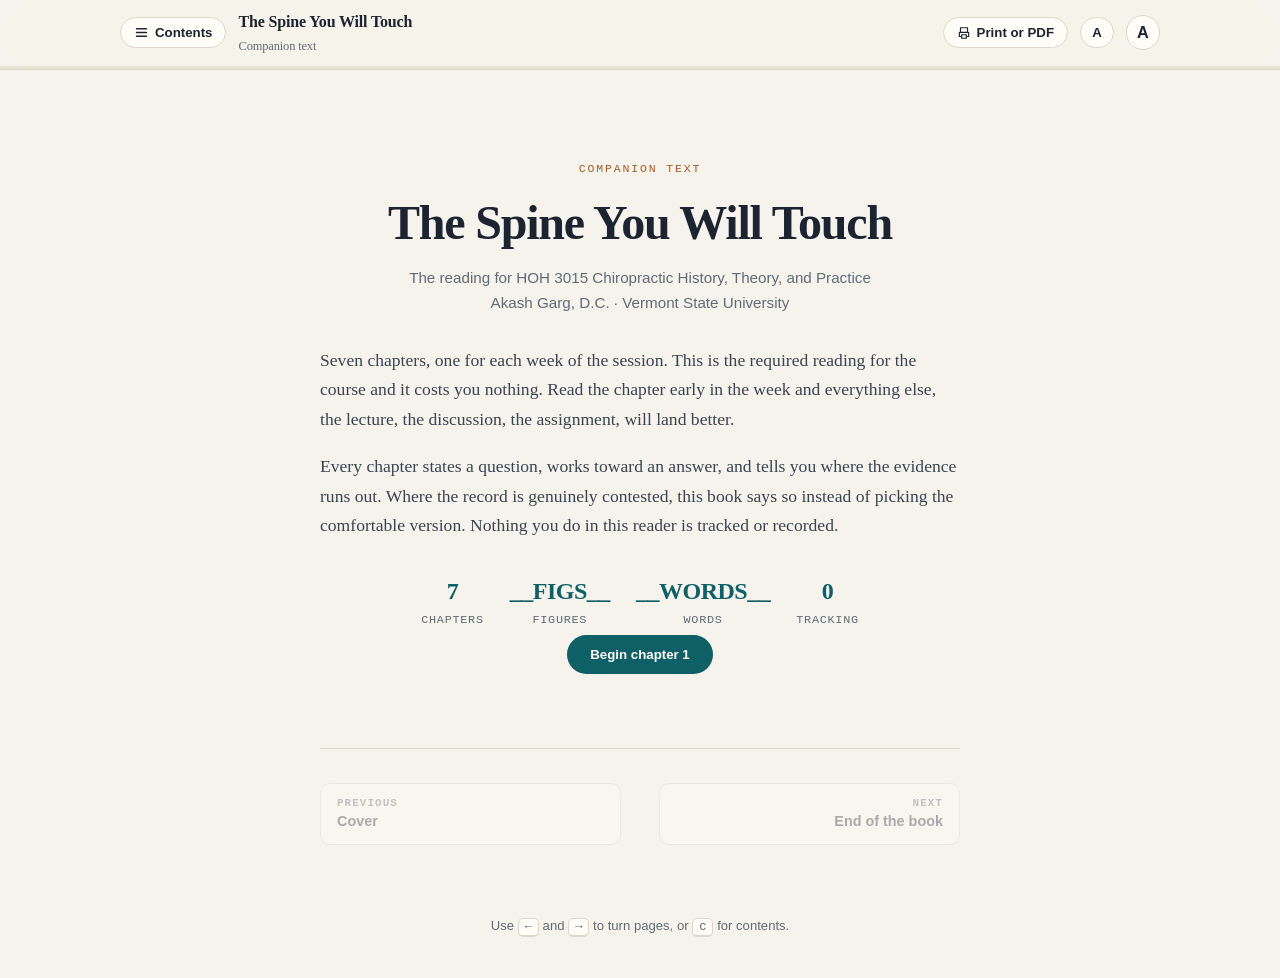
<file: template.html>
<!doctype html>
<html lang="en">
<head>
<meta charset="utf-8">
<meta name="viewport" content="width=device-width, initial-scale=1">
<title>The Spine You Will Touch | HOH 3015 Companion Text</title>
<meta name="description" content="The seven chapter companion text for HOH 3015 Chiropractic History, Theory, and Practice at Vermont State University. No purchase required.">
<link rel="icon" href="data:image/svg+xml,<svg xmlns='http://www.w3.org/2000/svg' viewBox='0 0 24 24'><text y='19' font-size='19'>&#128218;</text></svg>">
<style>
:root{
  --bg:#f6f3ec; --page:#fffdf8; --ink:#1b2430; --ink-soft:#39445200; --muted:#5f6b78;
  --line:#ded6c6; --line-soft:#eae4d6; --brand:#0f5f66; --brand-soft:#e2eeee;
  --accent:#a95a22; --accent-soft:#f6e9dc; --good:#2c6e49;
  --serif:"Iowan Old Style","Palatino Linotype",Palatino,"Book Antiqua",Georgia,serif;
  --sans:-apple-system,BlinkMacSystemFont,"Segoe UI",Roboto,"Helvetica Neue",Arial,sans-serif;
  --mono:ui-monospace,SFMono-Regular,Menlo,Consolas,monospace;
  --fs:1.0;
}
:root{ --ink-soft:#394452; --btn-ink:#ffffff; --fig-accent-strong:#8a4718;
  --fig-accent:#a95a22; --fig-brand:#0f5f66; --fig-warn:#b4423a;
  --fig-mute:#7c8894; --fig-fill:rgba(27,36,48,.055); --u3:#7a5ea8; }
@media (prefers-color-scheme: dark){
  :root:not([data-theme="light"]){
    --bg:#12161c; --page:#181e26; --ink:#e9ecef; --ink-soft:#c6ccd4; --muted:#98a3af;
    --line:#2c353f; --line-soft:#222a33; --brand:#5cb5bb; --brand-soft:#163234;
    --accent:#e0a06a; --accent-soft:#33261b; --good:#6fbf90;
    --fig-accent:#e8b184; --fig-accent-strong:#f0c39c; --fig-brand:#5cb5bb;
    --fig-warn:#e8877e; --fig-mute:#98a3af; --fig-fill:rgba(233,236,239,.07);
    --btn-ink:#0d1418;
  }
}
*,*::before,*::after{box-sizing:border-box}
html{-webkit-text-size-adjust:100%}
body{margin:0;background:var(--bg);color:var(--ink);font-family:var(--sans);line-height:1.68}

/* ---- top bar ---- */
.bar{position:sticky;top:0;z-index:30;background:color-mix(in srgb,var(--bg) 90%,transparent);
  backdrop-filter:blur(10px) saturate(1.4);border-bottom:1px solid var(--line)}
.bar-in{max-width:1080px;margin:0 auto;padding:9px 20px;display:flex;align-items:center;gap:12px}
.bar h1{font-family:var(--serif);font-size:1rem;font-weight:600;margin:0;letter-spacing:-.01em;
  white-space:nowrap;overflow:hidden;text-overflow:ellipsis}
.bar .sub{color:var(--muted);font-size:.78rem;font-weight:400;display:block}
.spacer{margin-left:auto}
.ctrl{display:inline-flex;align-items:center;gap:6px;border:1px solid var(--line);background:var(--page);
  color:var(--ink);border-radius:999px;padding:7px 13px;font-size:.83rem;font-weight:650;cursor:pointer;
  font-family:inherit}
.ctrl:hover{border-color:var(--brand);color:var(--brand)}
.ctrl.icon{padding:7px 10px;min-width:34px;justify-content:center}
.progress{height:3px;background:var(--line-soft)}
.progress > i{display:block;height:100%;width:0;background:var(--brand);transition:width .3s ease}

/* ---- contents drawer ---- */
.scrim{position:fixed;inset:0;background:rgba(10,14,20,.44);opacity:0;pointer-events:none;
  transition:opacity .2s ease;z-index:40}
.scrim.on{opacity:1;pointer-events:auto}
.toc{position:fixed;top:0;left:0;bottom:0;width:min(420px,88vw);background:var(--page);z-index:50;
  border-right:1px solid var(--line);transform:translateX(-102%);transition:transform .24s ease;
  display:flex;flex-direction:column;visibility:hidden}
.toc.on{transform:none;visibility:visible}
.toc-head{padding:20px 22px 14px;border-bottom:1px solid var(--line);display:flex;align-items:center;gap:12px}
.toc-head h2{font-family:var(--serif);font-size:1.1rem;margin:0;font-weight:600}
.toc-head .spacer{margin-left:auto}
.toc ol{list-style:none;margin:0;padding:10px 12px 24px;overflow-y:auto;flex:1}
.toc-item{display:flex;gap:13px;align-items:flex-start;width:100%;text-align:left;background:none;
  border:0;padding:11px 12px;border-radius:9px;cursor:pointer;color:inherit;font-family:inherit;font-size:.93rem}
.toc-item:hover{background:var(--brand-soft)}
.toc-item.here{background:var(--brand-soft);box-shadow:inset 3px 0 0 var(--brand)}
.toc-n{font-family:var(--mono);font-size:.72rem;font-weight:700;color:var(--muted);padding-top:3px}
.toc-t{flex:1;font-weight:600;line-height:1.35}
.toc-m{display:block;font-weight:400;font-size:.78rem;color:var(--muted);margin-top:2px}
.toc-dot{width:9px;height:9px;border-radius:50%;border:1.5px solid var(--line);margin-top:5px;flex:0 0 auto}
.toc-item.read .toc-dot{background:var(--good);border-color:var(--good)}
.toc-foot{padding:12px 22px 18px;border-top:1px solid var(--line);font-size:.8rem;color:var(--muted)}

/* ---- reading area ---- */
main{max-width:1080px;margin:0 auto;padding:0 20px}
.chap{display:none;padding:46px 0 8px;max-width:40em;margin:0 auto;
  font-size:calc(1.06rem * var(--fs));font-family:var(--serif)}
.chap.on{display:block}
.ch-num{font-family:var(--mono);font-size:.7rem;letter-spacing:.14em;text-transform:uppercase;
  color:var(--accent);margin:0 0 10px;font-weight:700}
.chap h2{font-family:var(--serif);font-size:calc(1.9rem * var(--fs));line-height:1.16;font-weight:600;
  letter-spacing:-.02em;margin:0 0 18px}
.ch-hook{font-size:calc(1.08rem * var(--fs));color:var(--muted);font-style:italic;
  border-left:2px solid var(--accent);padding-left:16px;margin:0 0 30px}
.chap p{margin:0 0 20px;color:var(--ink-soft)}
.chap strong{color:var(--ink);font-weight:650}
.ch-note{background:var(--page);border:1px solid var(--line);border-left:3px solid var(--brand);
  border-radius:0 10px 10px 0;padding:18px 22px;margin:28px 0;font-family:var(--sans);
  font-size:calc(.94rem * var(--fs))}
.ch-note h3{margin:0 0 7px;font-size:.76rem;letter-spacing:.1em;text-transform:uppercase;
  color:var(--brand);font-weight:700}
.ch-note p{margin:0;color:var(--ink-soft)}
.ch-handoff{margin-top:28px;padding-top:20px;border-top:1px solid var(--line-soft);
  color:var(--muted);font-style:italic}

/* ---- chapter opener plate ---- */
.ch-plate{display:block;width:100%;height:auto;margin:0 0 26px;color:var(--ink);
  max-width:none}

/* ---- figures ---- */
.ch-fig{margin:36px -40px;padding:22px 22px 0;background:var(--page);border:1px solid var(--line);
  border-radius:14px;font-family:var(--sans)}
.ch-fig svg{display:block;width:100%;height:auto;color:var(--ink);cursor:zoom-in}
.ch-fig figcaption{font-size:calc(.88rem * var(--fs));color:var(--muted);line-height:1.55;
  margin-top:16px;padding:14px 0 18px;border-top:1px solid var(--line)}
.ch-fig figcaption::before{content:"Figure";font-family:var(--mono);font-size:.64rem;
  letter-spacing:.14em;text-transform:uppercase;color:var(--fig-accent);display:block;
  margin-bottom:5px;font-weight:700}

/* figure lightbox */
.lb{position:fixed;inset:0;background:rgba(8,11,15,.88);z-index:80;display:none;
  align-items:center;justify-content:center;padding:28px;cursor:zoom-out}
.lb.on{display:flex}
.lb-inner{background:var(--page);border-radius:16px;padding:26px;max-width:1100px;width:100%;
  max-height:92vh;overflow:auto;cursor:default}
.lb-inner svg{width:100%;height:auto;color:var(--ink)}
.lb-fig{margin:0;padding:0;background:none;border:0}
.lb-fig figcaption{font-family:var(--sans);font-size:.9rem;color:var(--muted);margin-top:16px;padding-top:14px;border-top:1px solid var(--line)}
.lb-fig .ch-fig figcaption::before{content:none}
.lb-cap{font-family:var(--sans);font-size:.9rem;color:var(--muted);margin-top:16px;
  padding-top:14px;border-top:1px solid var(--line)}
.lb-close{position:absolute;top:18px;right:22px;background:none;border:0;color:#fff;
  font-size:2rem;cursor:pointer;line-height:1;opacity:.8}
.lb-close:hover{opacity:1}

/* ---- pull quote ---- */
.ch-pull{font-family:var(--serif);font-size:calc(1.3rem * var(--fs));line-height:1.38;
  color:var(--ink);font-style:italic;border-left:3px solid var(--fig-accent);
  padding:2px 0 2px 24px;margin:34px 0}

/* ---- key terms ---- */
.ch-terms{background:var(--page);border:1px solid var(--line);border-radius:14px;
  padding:22px 26px;margin:32px 0;font-family:var(--sans);font-size:calc(.94rem * var(--fs))}
.ch-terms h3{font-family:var(--mono);font-size:.68rem;letter-spacing:.13em;text-transform:uppercase;
  color:var(--fig-brand);margin:0 0 12px;font-weight:700}
.ch-terms dl{margin:0}
.ch-terms dt{font-weight:700;margin-top:13px;color:var(--ink)}
.ch-terms dt:first-of-type{margin-top:0}
.ch-terms dd{margin:3px 0 0;color:var(--ink-soft);line-height:1.55}

/* ---- discussion springboard ---- */
.ch-spring{border:1px dashed var(--fig-accent);border-radius:14px;padding:20px 26px;margin:32px 0;
  font-family:var(--sans);font-size:calc(.95rem * var(--fs));
  background:color-mix(in srgb, var(--fig-accent) 8%, transparent)}
.ch-spring h3{font-family:var(--mono);font-size:.68rem;letter-spacing:.13em;text-transform:uppercase;
  color:var(--fig-accent);margin:0 0 8px;font-weight:700}
.ch-spring p{margin:0;color:var(--ink-soft)}

/* ---- cover ---- */
#cover{display:block;max-width:40em;margin:0 auto;padding:78px 0 40px;text-align:center}
#cover.off{display:none}
#cover .kicker{font-family:var(--mono);font-size:.72rem;letter-spacing:.16em;text-transform:uppercase;color:var(--accent)}
#cover h2{font-family:var(--serif);font-size:clamp(2rem,6vw,3rem);line-height:1.1;font-weight:600;
  letter-spacing:-.025em;margin:18px 0 14px}
#cover .by{color:var(--muted);font-size:.95rem;margin-bottom:30px}
#cover .blurb{font-family:var(--serif);font-size:1.1rem;color:var(--ink-soft);text-align:left;margin-bottom:30px}
.cover-art{display:block;width:min(660px,100%);height:auto;margin:10px auto 26px;color:var(--ink)}
.cov-ch{cursor:pointer}
.cov-ch .cov-t,.cov-ch .cov-n,.cov-ch .cov-lead,.cov-ch .cov-dot{transition:opacity .16s,fill .16s}
.cov-ch:hover .cov-t{fill:var(--brand)}
.cov-ch:hover .cov-lead{opacity:.85}
.cov-ch:hover .cov-hit{fill:var(--brand-soft)}
.cov-ch:focus{outline:none}
.cov-ch:focus-visible .cov-hit{fill:var(--brand-soft);stroke:var(--brand);stroke-width:1.5}
@media (max-width:620px){.cover-art{width:100%}}
#cover .stat-row{display:flex;gap:26px;justify-content:center;flex-wrap:wrap;margin:26px 0 4px;
  font-family:var(--mono);font-size:.74rem;letter-spacing:.06em;text-transform:uppercase;color:var(--muted)}
#cover .stat-row b{display:block;font-size:1.5rem;color:var(--brand);letter-spacing:-.02em;
  font-family:var(--serif);font-weight:600;text-transform:none}

/* ---- pager ---- */
.pager{max-width:40em;margin:0 auto;padding:34px 0 70px;display:flex;gap:12px;justify-content:space-between;
  border-top:1px solid var(--line);margin-top:34px}
.pgbtn{flex:1;max-width:47%;text-align:left;background:var(--page);border:1px solid var(--line);
  border-radius:10px;padding:13px 16px;cursor:pointer;color:inherit;font-family:inherit;font-size:.9rem}
.pgbtn:disabled{opacity:.35;cursor:default}
.pgbtn:not(:disabled):hover{border-color:var(--brand)}
.pgbtn .lbl{display:block;font-size:.68rem;letter-spacing:.1em;text-transform:uppercase;color:var(--muted);
  font-family:var(--mono);font-weight:700;margin-bottom:3px}
.pgbtn .ttl{font-weight:650;line-height:1.3}
.pgbtn.next{text-align:right}

.tip{max-width:40em;margin:0 auto 0;padding:0 0 40px;font-size:.82rem;color:var(--muted);text-align:center}
kbd{font-family:var(--mono);font-size:.76rem;background:var(--page);border:1px solid var(--line);
  border-bottom-width:2px;border-radius:5px;padding:1px 6px}

@media (max-width:900px){ .ch-fig{margin:32px 0} }
@media (max-width:640px){
  .bar h1{font-size:.9rem}
  .chap{padding-top:34px}
  .hide-sm{display:none}
}
.sr-only{position:absolute;width:1px;height:1px;padding:0;margin:-1px;overflow:hidden;
  clip:rect(0 0 0 0);white-space:nowrap;border:0}
.skiplink{position:absolute;left:-9999px;top:0;z-index:100;background:var(--brand);color:#fff;
  padding:10px 16px;border-radius:0 0 8px 0;font-family:var(--sans);font-size:.9rem;
  font-weight:650;text-decoration:none}
.skiplink:focus{left:0}
main:focus{outline:none}
:focus-visible{outline:2.5px solid var(--brand);outline-offset:2px;border-radius:3px}

@media (prefers-reduced-motion: reduce){
  *,*::before,*::after{animation-duration:.001ms !important;animation-iteration-count:1 !important;
    transition-duration:.001ms !important;scroll-behavior:auto !important}
}

@media print{
  .bar,.pager,.tip,.toc,.scrim,.lb,.skiplink,.sr-only,#startBtn,
  .fig-controls,.fig-readout,.progress{display:none !important}
  main{padding:0}
  .chap{display:block !important;max-width:none;page-break-before:always}
  .chap:first-of-type{page-break-before:avoid}
  #cover{display:block !important;page-break-after:always;text-align:center}
  #cover .cov-hit{display:none}
  .cover-art{width:4.6in;margin:20px auto}
  .stat-row{display:none}
  body{background:#fff;color:#000;font-size:11pt}
  .ch-plate{display:none}
  .ch-fig,.ch-note,.ch-pull,.ch-terms,.ch-check{page-break-inside:avoid}
  .ch-fig svg{max-height:4.2in}
  h2,h3{page-break-after:avoid}
  a[href^="http"]::after{content:" (" attr(href) ")";font-size:.8em;color:#555}
  @page{size:letter;margin:0.8in}
}
/*--FIGCSS--*/
</style>
</head>
<body>

<a class="skiplink" href="#main">Skip to the text</a>

<header class="bar">
  <div class="bar-in">
    <button class="ctrl" id="tocBtn" aria-label="Open contents" aria-expanded="false" aria-controls="toc">
      <svg width="15" height="15" viewBox="0 0 24 24" fill="none" stroke="currentColor" stroke-width="2.2" stroke-linecap="round"><path d="M4 6h16M4 12h16M4 18h16"/></svg>
      <span class="hide-sm">Contents</span>
    </button>
    <h1>The Spine You Will Touch<span class="sub" id="crumb">HOH 3015 companion text</span></h1>
    <span class="spacer"></span>
    <button class="ctrl" id="printBtn" aria-label="Print this book, or save it as a PDF">
      <svg width="14" height="14" viewBox="0 0 24 24" fill="none" stroke="currentColor" stroke-width="2" stroke-linecap="round" stroke-linejoin="round" aria-hidden="true"><path d="M6 9V3h12v6M6 18H4v-7h16v7h-2M8 15h8v6H8z"/></svg>
      <span class="hide-sm">Print or PDF</span>
    </button>
    <button class="ctrl icon" id="smaller" aria-label="Smaller text">A</button>
    <button class="ctrl icon" id="bigger" aria-label="Larger text" style="font-size:1.02rem">A</button>
  </div>
  <div class="progress"><i id="bar"></i></div>
</header>

<div class="scrim" id="scrim"></div>
<nav class="toc" id="toc" aria-label="Contents">
  <div class="toc-head">
    <h2>Contents</h2>
    <span class="spacer"></span>
    <button class="ctrl icon" id="tocClose" aria-label="Close contents">&times;</button>
  </div>
  <ol>
    <li><button class="toc-item" data-go="0"><span class="toc-n">&#9670;</span><span class="toc-t">Cover<span class="toc-m">About this text</span></span><span class="toc-dot" aria-hidden="true"></span></button></li>
<!--TOC-->
  </ol>
  <div class="toc-foot" id="tocFoot">Your place is saved in this browser only.</div>
</nav>

<p class="sr-only" id="announce" role="status" aria-live="polite"></p>

<main id="main" tabindex="-1">

<div id="cover">
  <p class="kicker">Companion text</p>
  <h2>The Spine You Will Touch</h2>
  <p class="by">The reading for HOH 3015 Chiropractic History, Theory, and Practice<br>Akash Garg, D.C. &middot; Vermont State University</p>
  <!--COVER-->
  <div class="blurb">
    <p>Seven chapters, one for each week of the session. This is the required reading for the
    course and it costs you nothing. Read the chapter early in the week and everything else, the
    lecture, the discussion, the assignment, will land better.</p>
    <p>Every chapter states a question, works toward an answer, and tells you where the evidence
    runs out. Where the record is genuinely contested, this book says so instead of picking the
    comfortable version. Nothing you do in this reader is tracked or recorded.</p>
  </div>
  <div class="stat-row">
    <span><b>7</b>chapters</span><span><b>__FIGS__</b>figures</span><span><b>__WORDS__</b>words</span><span><b>0</b>tracking</span>
  </div>
  <button class="ctrl" id="startBtn" style="background:var(--brand);color:var(--btn-ink);border-color:transparent;padding:11px 22px">Begin chapter 1</button>
</div>

<!--CHAPTERS-->

<div class="pager" id="pager">
  <button class="pgbtn prev" id="prevBtn"><span class="lbl">Previous</span><span class="ttl">Cover</span></button>
  <button class="pgbtn next" id="nextBtn"><span class="lbl">Next</span><span class="ttl">Chapter 1</span></button>
</div>
<p class="tip">Use <kbd>&larr;</kbd> and <kbd>&rarr;</kbd> to turn pages, or <kbd>c</kbd> for contents.</p>

</main>

<div class="lb" id="lb" role="dialog" aria-modal="true" aria-label="Figure, shown large">
  <button class="lb-close" id="lbClose" aria-label="Close figure">&times;</button>
  <div class="lb-inner" id="lbInner"></div>
</div>

<script>
/*--FIGJS--*/
</script>
<script>
(function(){
  var KEY = 'hoh3015_book_v1';
  var chaps = Array.prototype.slice.call(document.querySelectorAll('.chap'));
  var cover = document.getElementById('cover');
  var items = Array.prototype.slice.call(document.querySelectorAll('.toc-item'));
  var bar = document.getElementById('bar');
  var crumb = document.getElementById('crumb');
  var prevBtn = document.getElementById('prevBtn'), nextBtn = document.getElementById('nextBtn');
  var toc = document.getElementById('toc'), scrim = document.getElementById('scrim');
  var titles = chaps.map(function(c){ return c.getAttribute('data-title') || 'Chapter'; });
  var state = { at: 0, read: [], fs: 1 };

  try { var raw = localStorage.getItem(KEY); if (raw) { var p = JSON.parse(raw);
    if (p && typeof p === 'object') { state.at = p.at|0; state.read = Array.isArray(p.read)? p.read : [];
      state.fs = typeof p.fs === 'number' ? p.fs : 1; } } } catch(e){}
  if (state.at < 0 || state.at > chaps.length) state.at = 0;

  function save(){ try { localStorage.setItem(KEY, JSON.stringify(state)); } catch(e){} }

  function render(){
    document.documentElement.style.setProperty('--fs', state.fs);
    cover.classList.toggle('off', state.at !== 0);
    chaps.forEach(function(c,i){ c.classList.toggle('on', state.at === i+1); });
    items.forEach(function(b){
      var n = +b.dataset.go;
      b.classList.toggle('here', n === state.at);
      b.classList.toggle('read', state.read.indexOf(n) !== -1 && n !== 0);
    });
    var pct = state.read.filter(function(n){return n>0;}).length / chaps.length * 100;
    bar.style.width = pct + '%';
    crumb.textContent = state.at === 0 ? 'Companion text'
      : 'Chapter ' + state.at + ' of ' + chaps.length + '  ·  ' + Math.round(pct) + '% read';
    document.getElementById('tocFoot').textContent =
      state.read.filter(function(n){return n>0;}).length + ' of ' + chaps.length +
      ' chapters marked read. Your place is saved in this browser only.';
    prevBtn.disabled = state.at === 0;
    nextBtn.disabled = state.at === chaps.length;
    prevBtn.querySelector('.ttl').textContent = state.at <= 1 ? 'Cover' : titles[state.at-2];
    nextBtn.querySelector('.ttl').textContent = state.at >= chaps.length ? 'End of the book' : titles[state.at];
  }

  function go(n){
    state.at = Math.max(0, Math.min(chaps.length, n));
    if (state.at > 0 && state.read.indexOf(state.at) === -1) state.read.push(state.at);
    save(); render(); window.scrollTo({top:0, behavior:'instant'});
    closeToc();
    var ann = document.getElementById('announce');
    if (ann) ann.textContent = state.at === 0
      ? 'Cover'
      : 'Chapter ' + state.at + ' of ' + chaps.length + ', ' + titles[state.at - 1];
    var m = document.getElementById('main');
    if (m) m.focus({ preventScroll: true });
  }
  var tocBtn = document.getElementById('tocBtn');
  function openToc(){
    toc.classList.add('on'); scrim.classList.add('on');
    tocBtn.setAttribute('aria-expanded','true');
    var first = toc.querySelector('.toc-item'); if(first) first.focus();
  }
  function closeToc(){
    var was = toc.classList.contains('on');
    toc.classList.remove('on'); scrim.classList.remove('on');
    tocBtn.setAttribute('aria-expanded','false');
    if(was) tocBtn.focus();
  }

  /* The cover chapter markers only navigate when scripting is on, so they get their
     link roles here rather than in the drawing. Same reason the cover drawing stops
     being a single image once its parts are reachable. */
  (function(){
    var art = document.querySelector('#cover .cover-art');
    if(!art) return;
    var rows = art.querySelectorAll('.cov-ch');
    if(!rows.length) return;
    art.setAttribute('role','group');
    rows.forEach(function(g){
      g.setAttribute('role','link');
      g.setAttribute('tabindex','0');
      var lbl = g.getAttribute('data-label');
      if(lbl) g.setAttribute('aria-label', lbl);
    });
  })();

  document.getElementById('printBtn').addEventListener('click', function(){
    window.print();
  });

  document.getElementById('tocBtn').addEventListener('click', openToc);
  document.getElementById('tocClose').addEventListener('click', closeToc);
  scrim.addEventListener('click', closeToc);
  document.addEventListener('click', function(e){
    var t = e.target.closest && e.target.closest('[data-go]');
    if (t) go(+t.dataset.go);
  });
  document.addEventListener('keydown', function(e){
    if (e.key !== 'Enter' && e.key !== ' ') return;
    var t = e.target.closest && e.target.closest('.cov-ch');
    if (t) { e.preventDefault(); go(+t.dataset.go); }
  });
  prevBtn.addEventListener('click', function(){ go(state.at - 1); });
  nextBtn.addEventListener('click', function(){ go(state.at + 1); });
  document.getElementById('startBtn').addEventListener('click', function(){ go(1); });
  document.getElementById('bigger').addEventListener('click', function(){
    state.fs = Math.min(1.4, +(state.fs + 0.08).toFixed(2)); save(); render(); });
  document.getElementById('smaller').addEventListener('click', function(){
    state.fs = Math.max(0.86, +(state.fs - 0.08).toFixed(2)); save(); render(); });
  document.addEventListener('keydown', function(e){
    if (e.target && /INPUT|TEXTAREA/.test(e.target.tagName)) return;
    if (e.key === 'ArrowRight') go(state.at + 1);
    else if (e.key === 'ArrowLeft') go(state.at - 1);
    else if (e.key === 'c' || e.key === 'C') { toc.classList.contains('on') ? closeToc() : openToc(); }
    else if (e.key === 'Escape') { if(lb.classList.contains('on')) closeLb(); else closeToc(); }
  });

  /* figure lightbox: click any diagram to see it large */
  var lb = document.getElementById('lb'), lbInner = document.getElementById('lbInner');
  var lbReturn = null;
  function openLb(fig){
    lbReturn = document.activeElement;
    var svg = fig.querySelector('svg'), cap = fig.querySelector('figcaption');
    if(!svg) return;
    lbInner.innerHTML = '<figure class="ch-fig lb-fig">' + svg.outerHTML +
      (cap ? '<figcaption>' + cap.innerHTML + '</figcaption>' : '') + '</figure>';
    lb.classList.add('on');
    if (typeof window.enhanceFigures === 'function') window.enhanceFigures(lbInner);
    document.getElementById('lbClose').focus();
  }
  function closeLb(){
    var was = lb.classList.contains('on');
    lb.classList.remove('on'); lbInner.innerHTML='';
    if (was && lbReturn && lbReturn.focus) lbReturn.focus();
    lbReturn = null;
  }
  document.addEventListener('click', function(e){
    var fig = e.target.closest && e.target.closest('.ch-fig');
    if (fig && e.target.closest('svg')) { openLb(fig); return; }
    if (e.target === lb || e.target.id === 'lbClose') closeLb();
  });

  /* Hub deep link: book/index.html#ch-09 opens straight to that chapter. */
  (function(){
    var m = /^#ch-(\d{1,2})$/.exec(location.hash || '');
    if(m){ var n = parseInt(m[1], 10); if(n >= 1 && n <= chaps.length) state.at = n; }
  })();

  render();
})();
</script>
</body>
</html>
</file>
